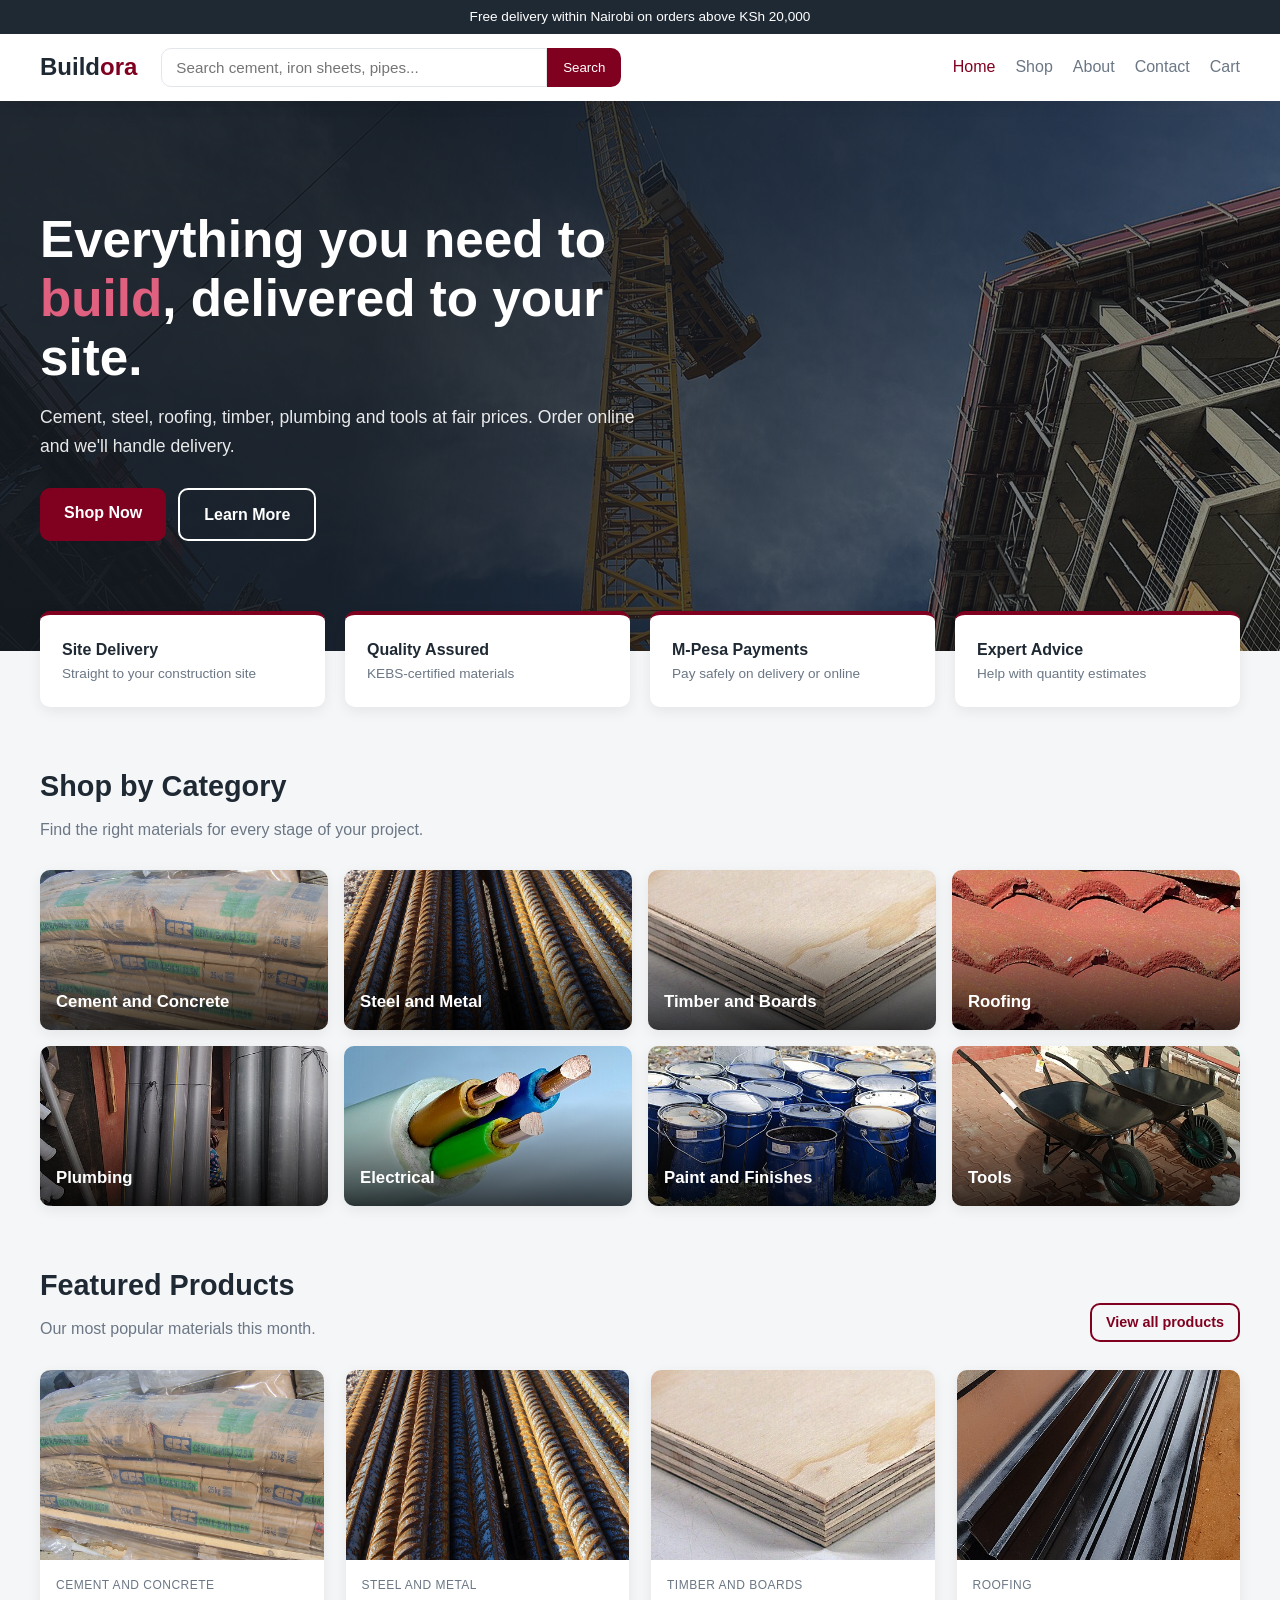
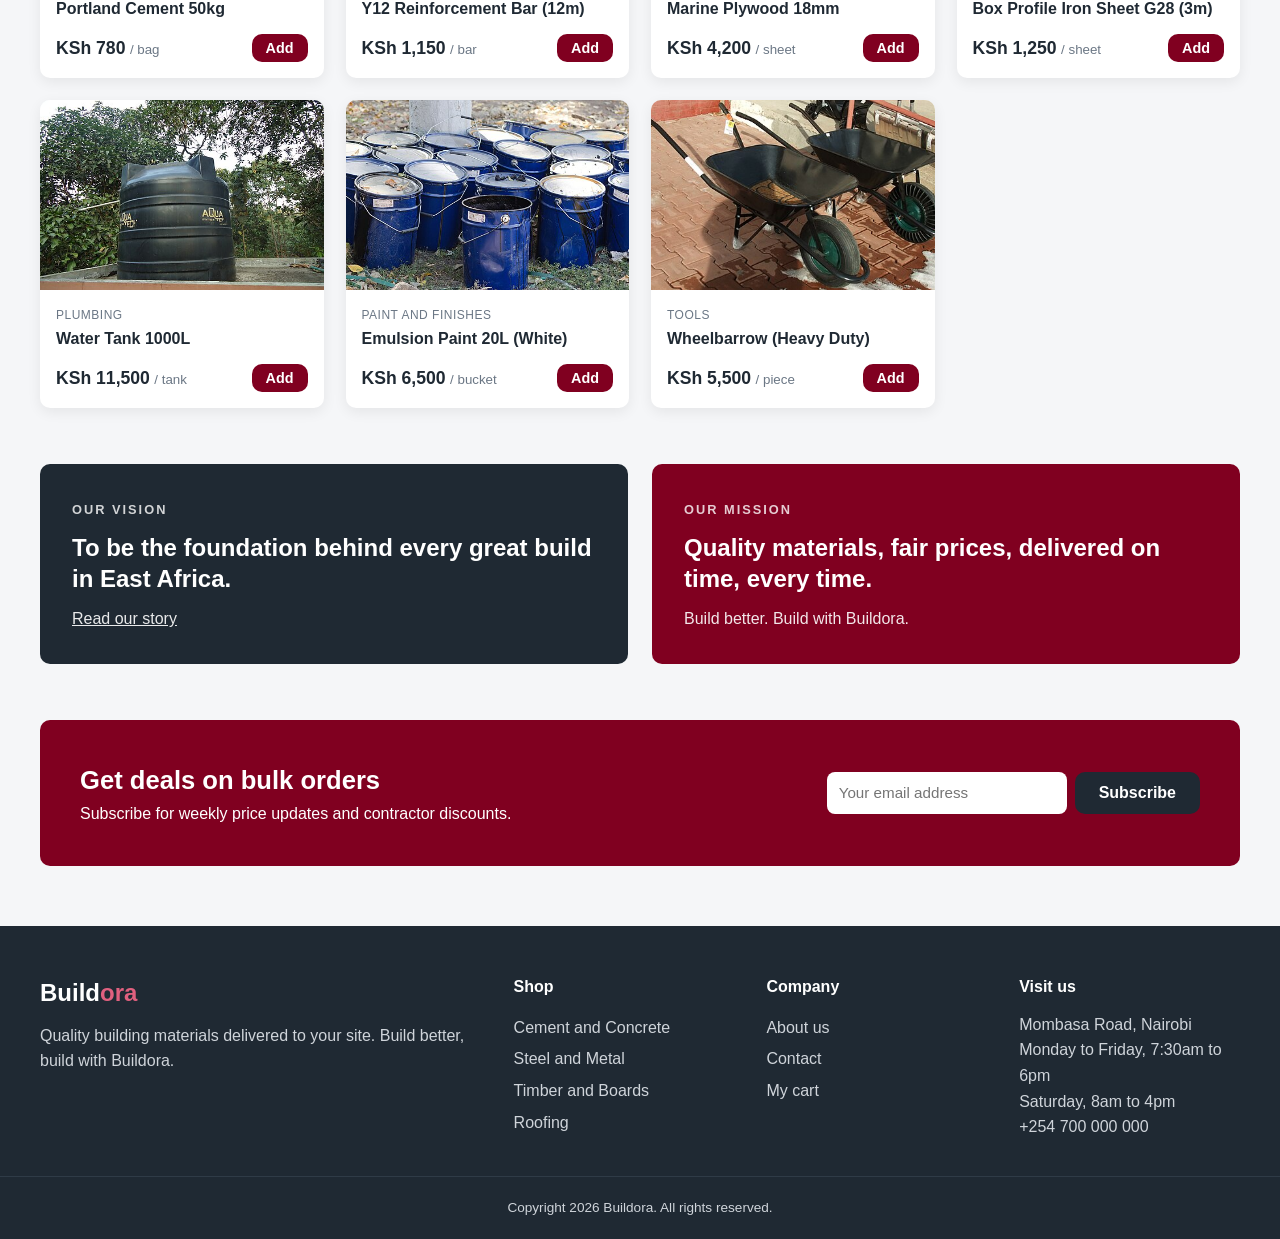
<file: index.html>
<!DOCTYPE html>
<html lang="en">
<head>
  <meta charset="UTF-8">
  <meta name="viewport" content="width=device-width, initial-scale=1.0">
  <meta name="author" content="Nanzalaa">
  <title>Buildora - Building Materials and Hardware</title>
  <link rel="stylesheet" href="css/style.css">
</head>
<body>
  <header id="site-header"></header>

  <main>
    <section class="hero">
      <div class="container hero-content">
        <h1>Everything you need to <span>build</span>, delivered to your site.</h1>
        <p>Cement, steel, roofing, timber, plumbing and tools at fair prices. Order online and we'll handle delivery.</p>
        <div class="hero-buttons">
          <a href="shop.html" class="btn">Shop Now</a>
          <a href="about.html" class="btn btn-outline">Learn More</a>
        </div>
      </div>
    </section>

    <div class="container">
      <div class="features">
        <div class="feature"><h4>Site Delivery</h4><p>Straight to your construction site</p></div>
        <div class="feature"><h4>Quality Assured</h4><p>KEBS-certified materials</p></div>
        <div class="feature"><h4>M-Pesa Payments</h4><p>Pay safely on delivery or online</p></div>
        <div class="feature"><h4>Expert Advice</h4><p>Help with quantity estimates</p></div>
      </div>
    </div>

    <section class="section container">
      <h2 class="section-title">Shop by Category</h2>
      <p class="section-sub">Find the right materials for every stage of your project.</p>
      <div class="category-grid" id="category-grid"></div>
    </section>

    <section class="section container" style="padding-top:0">
      <div class="section-head">
        <div>
          <h2 class="section-title">Featured Products</h2>
          <p class="section-sub">Our most popular materials this month.</p>
        </div>
        <a href="shop.html" class="btn btn-outline btn-sm" style="margin-bottom:28px">View all products</a>
      </div>
      <div class="product-grid" id="featured-grid"></div>
    </section>

    <section class="section container" style="padding-top:0">
      <div class="vm-grid">
        <div class="vm-card">
          <span class="label">Our Vision</span>
          <h3>To be the foundation behind every great build in East Africa.</h3>
          <p><a href="about.html" style="text-decoration:underline">Read our story</a></p>
        </div>
        <div class="vm-card mission">
          <span class="label">Our Mission</span>
          <h3>Quality materials, fair prices, delivered on time, every time.</h3>
          <p>Build better. Build with Buildora.</p>
        </div>
      </div>
    </section>

    <section class="container">
      <div class="cta">
        <div>
          <h2>Get deals on bulk orders</h2>
          <p>Subscribe for weekly price updates and contractor discounts.</p>
        </div>
        <form id="newsletter-form">
          <input type="email" placeholder="Your email address" required aria-label="Email address">
          <button class="btn btn-dark" type="submit">Subscribe</button>
        </form>
      </div>
    </section>
  </main>

  <footer id="site-footer"></footer>

  <script src="js/products.js"></script>
  <script src="js/app.js"></script>
  <script>
    document.getElementById("category-grid").innerHTML = CATEGORIES.map((c) => `
      <a href="shop.html?category=${c.id}" class="category-card">
        <img src="${productImageSrc(c.cover)}" alt="${c.name}" loading="lazy">
        <span>${c.name}</span>
      </a>`).join("");

    document.getElementById("featured-grid").innerHTML =
      PRODUCTS.filter((p) => p.featured).map(productCard).join("");

    document.getElementById("newsletter-form").addEventListener("submit", (e) => {
      e.preventDefault();
      e.target.reset();
      showToast("Thanks for subscribing!");
    });
  </script>
</body>
</html>
</file>
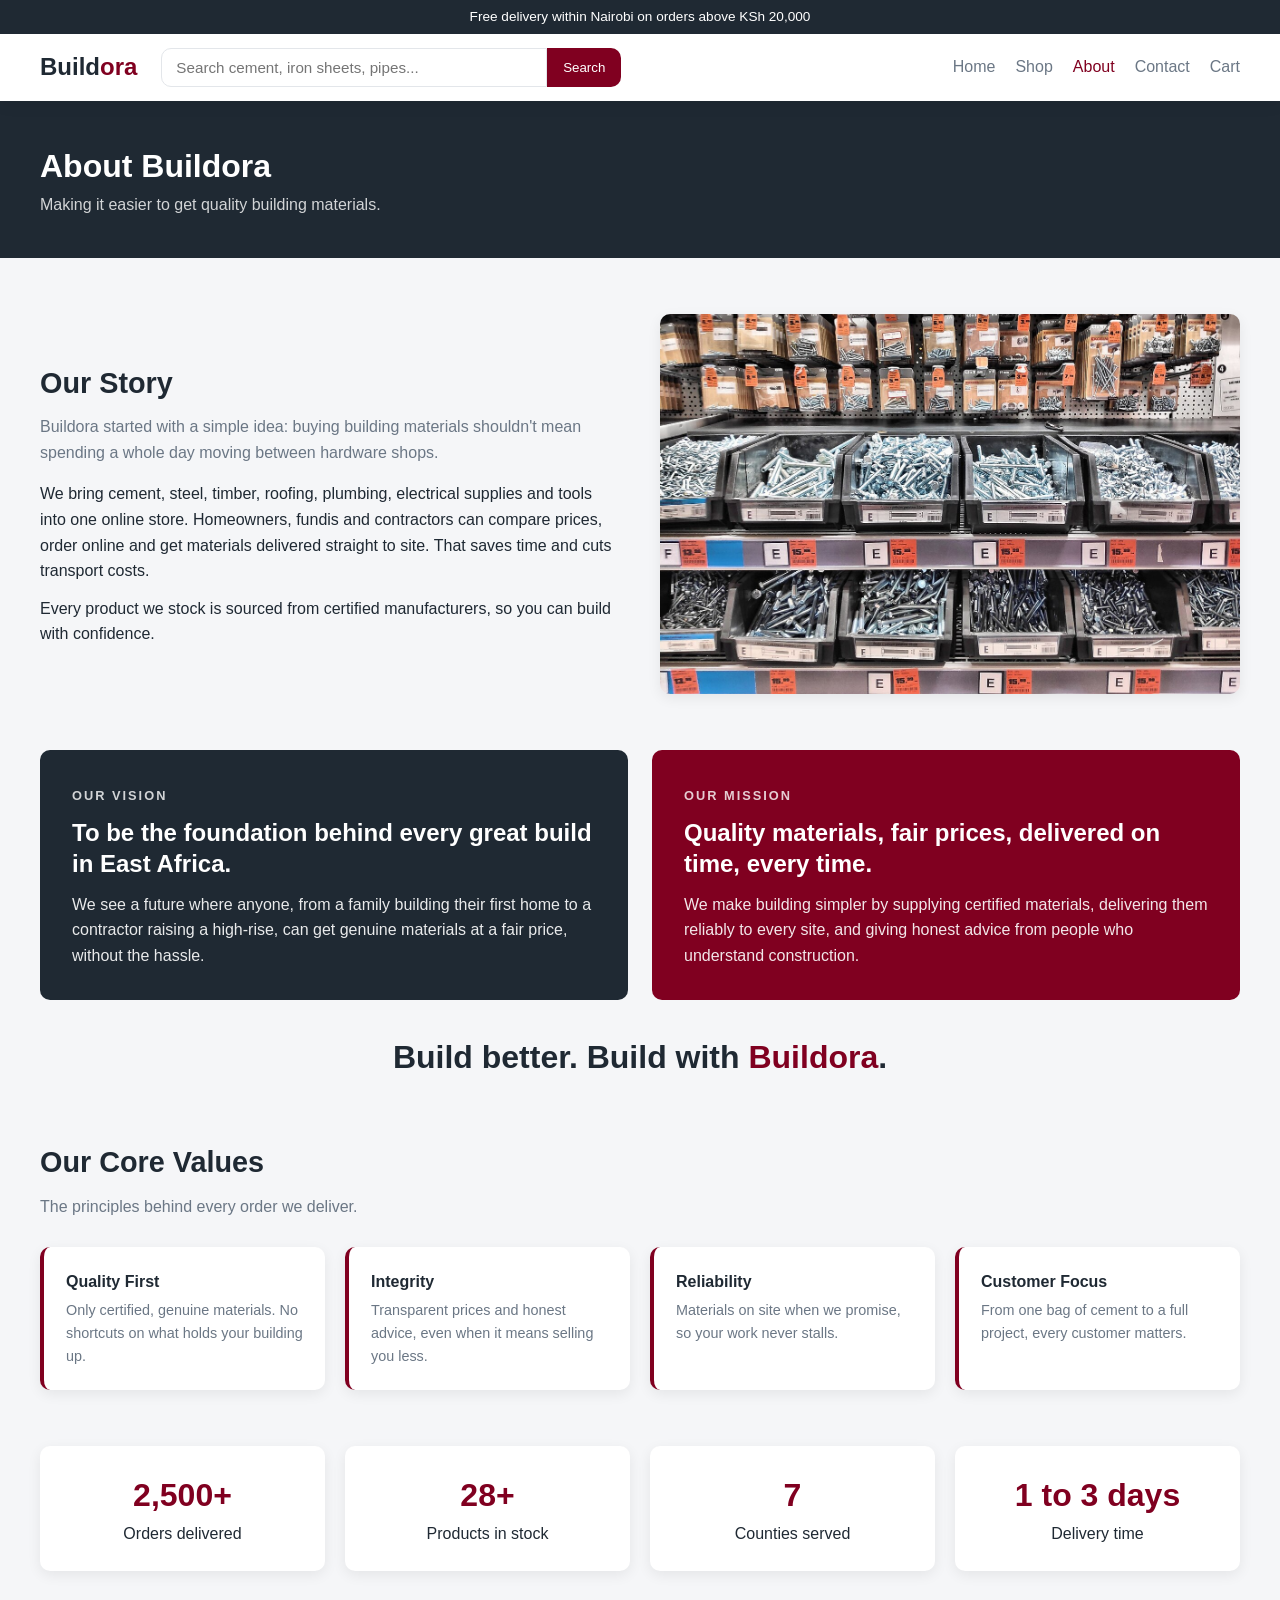
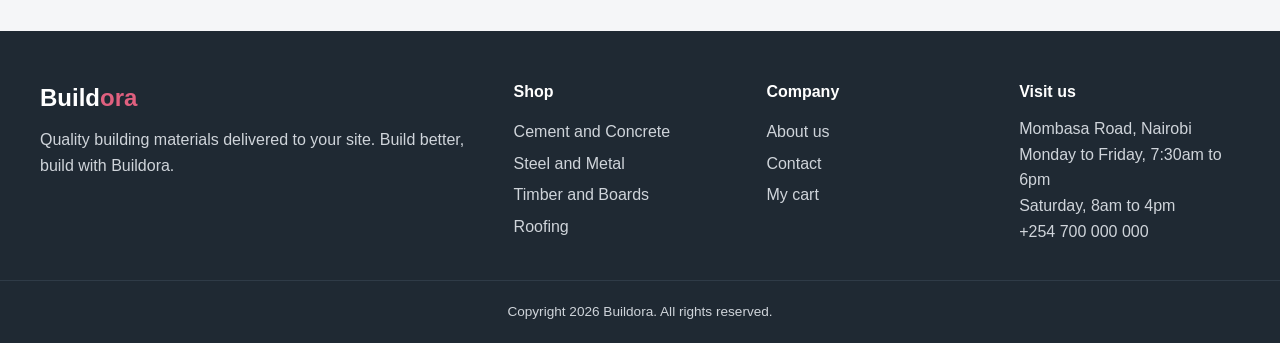
<file: about.html>
<!DOCTYPE html>
<html lang="en">
<head>
  <meta charset="UTF-8">
  <meta name="viewport" content="width=device-width, initial-scale=1.0">
  <meta name="author" content="Nanzalaa">
  <title>About Us - Buildora</title>
  <link rel="stylesheet" href="css/style.css">
</head>
<body>
  <header id="site-header"></header>

  <main>
    <div class="page-header">
      <div class="container">
        <h1>About Buildora</h1>
        <p>Making it easier to get quality building materials.</p>
      </div>
    </div>

    <section class="section container">
      <div class="two-col">
        <div>
          <h2 class="section-title">Our Story</h2>
          <p class="section-sub" style="margin-bottom:16px">
            Buildora started with a simple idea: buying building materials shouldn't mean spending a whole day moving between hardware shops.
          </p>
          <p>
            We bring cement, steel, timber, roofing, plumbing, electrical supplies and tools into one online store.
            Homeowners, fundis and contractors can compare prices, order online and get materials delivered
            straight to site. That saves time and cuts transport costs.
          </p>
          <p style="margin-top:12px">
            Every product we stock is sourced from certified manufacturers, so you can build with confidence.
          </p>
        </div>
        <img class="about-visual" src="images/about.jpg" alt="Shelves of hardware supplies in a Buildora store">
      </div>
    </section>

    <section class="container">
      <div class="vm-grid">
        <div class="vm-card">
          <span class="label">Our Vision</span>
          <h3>To be the foundation behind every great build in East Africa.</h3>
          <p>
            We see a future where anyone, from a family building their first home to a contractor raising a
            high-rise, can get genuine materials at a fair price, without the hassle.
          </p>
        </div>
        <div class="vm-card mission">
          <span class="label">Our Mission</span>
          <h3>Quality materials, fair prices, delivered on time, every time.</h3>
          <p>
            We make building simpler by supplying certified materials, delivering them reliably to every site,
            and giving honest advice from people who understand construction.
          </p>
        </div>
      </div>
      <p class="tagline">Build better. Build with <span>Buildora</span>.</p>
    </section>

    <section class="section container">
      <h2 class="section-title">Our Core Values</h2>
      <p class="section-sub">The principles behind every order we deliver.</p>
      <div class="values">
        <div class="value"><h4>Quality First</h4><p>Only certified, genuine materials. No shortcuts on what holds your building up.</p></div>
        <div class="value"><h4>Integrity</h4><p>Transparent prices and honest advice, even when it means selling you less.</p></div>
        <div class="value"><h4>Reliability</h4><p>Materials on site when we promise, so your work never stalls.</p></div>
        <div class="value"><h4>Customer Focus</h4><p>From one bag of cement to a full project, every customer matters.</p></div>
      </div>
    </section>

    <section class="container">
      <div class="stats">
        <div class="stat"><strong>2,500+</strong>Orders delivered</div>
        <div class="stat"><strong>28+</strong>Products in stock</div>
        <div class="stat"><strong>7</strong>Counties served</div>
        <div class="stat"><strong>1 to 3 days</strong>Delivery time</div>
      </div>
    </section>
  </main>

  <footer id="site-footer"></footer>

  <script src="js/products.js"></script>
  <script src="js/app.js"></script>
</body>
</html>
</file>
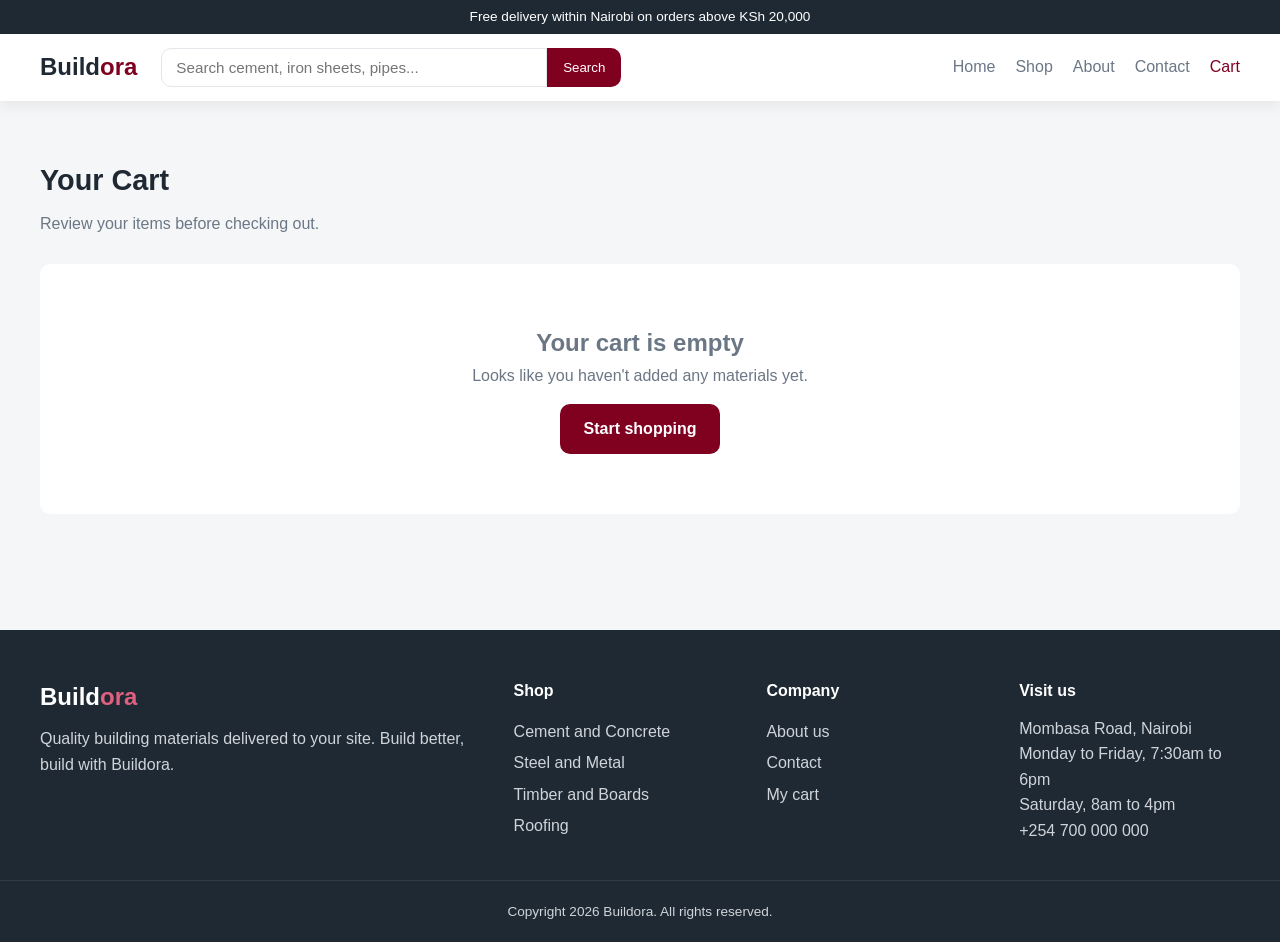
<file: cart.html>
<!DOCTYPE html>
<html lang="en">
<head>
  <meta charset="UTF-8">
  <meta name="viewport" content="width=device-width, initial-scale=1.0">
  <meta name="author" content="Nanzalaa">
  <title>Your Cart - Buildora</title>
  <link rel="stylesheet" href="css/style.css">
</head>
<body>
  <header id="site-header"></header>

  <main class="section container">
    <h1 class="section-title">Your Cart</h1>
    <p class="section-sub">Review your items before checking out.</p>
    <div id="cart-content"></div>
  </main>

  <footer id="site-footer"></footer>

  <script src="js/products.js"></script>
  <script src="js/app.js"></script>
  <script>
    function renderCart() {
      const { items, subtotal, delivery, total, count } = getCartSummary();
      const content = document.getElementById("cart-content");

      if (items.length === 0) {
        content.innerHTML = `
          <div class="empty-state">
            <h2>Your cart is empty</h2>
            <p>Looks like you haven't added any materials yet.</p>
            <a href="shop.html" class="btn">Start shopping</a>
          </div>`;
        return;
      }

      content.innerHTML = `
        <div class="cart-layout">
          <div class="cart-items">
            ${items.map((item) => `
              <div class="cart-item">
                ${productImage(item, "small")}
                <div class="cart-item-info">
                  <a href="product.html?id=${item.id}">${escapeHTML(item.name)}</a>
                  <small>${formatPrice(item.price)} / ${item.unit}</small>
                  <button class="btn-link" onclick="removeItem(${item.id})">Remove</button>
                </div>
                <input type="number" class="qty-input" value="${item.qty}" min="1" max="${item.stock}"
                       onchange="changeQty(${item.id}, parseInt(this.value) || 1)" aria-label="Quantity">
                <div class="cart-item-total">${formatPrice(item.price * item.qty)}</div>
              </div>`).join("")}
          </div>

          <aside class="summary">
            <h3>Order Summary</h3>
            <div class="summary-row"><span>Items (${count})</span><span>${formatPrice(subtotal)}</span></div>
            <div class="summary-row"><span>Delivery</span><span>${delivery === 0 ? "FREE" : formatPrice(delivery)}</span></div>
            <div class="summary-row total"><span>Total</span><span>${formatPrice(total)}</span></div>
            <p class="note">${delivery === 0
              ? "You qualify for free delivery!"
              : `Add ${formatPrice(FREE_DELIVERY_OVER - subtotal)} more for free delivery.`}</p>
            <a href="checkout.html" class="btn btn-block" style="text-align:center">Proceed to Checkout</a>
            <a href="shop.html" class="btn btn-outline btn-block" style="text-align:center">Continue Shopping</a>
            <button class="btn-link" style="margin-top:12px" onclick="emptyCart()">Clear cart</button>
          </aside>
        </div>`;
    }

    function changeQty(id, qty) {
      const product = getProduct(id);
      if (qty > product.stock) showToast(`Only ${product.stock} in stock`, "error");
      updateQty(id, qty);
      renderCart();
    }

    function removeItem(id) {
      removeFromCart(id);
      showToast("Item removed");
      renderCart();
    }

    function emptyCart() {
      if (confirm("Remove all items from your cart?")) {
        clearCart();
        renderCart();
      }
    }

    renderCart();
  </script>
</body>
</html>
</file>
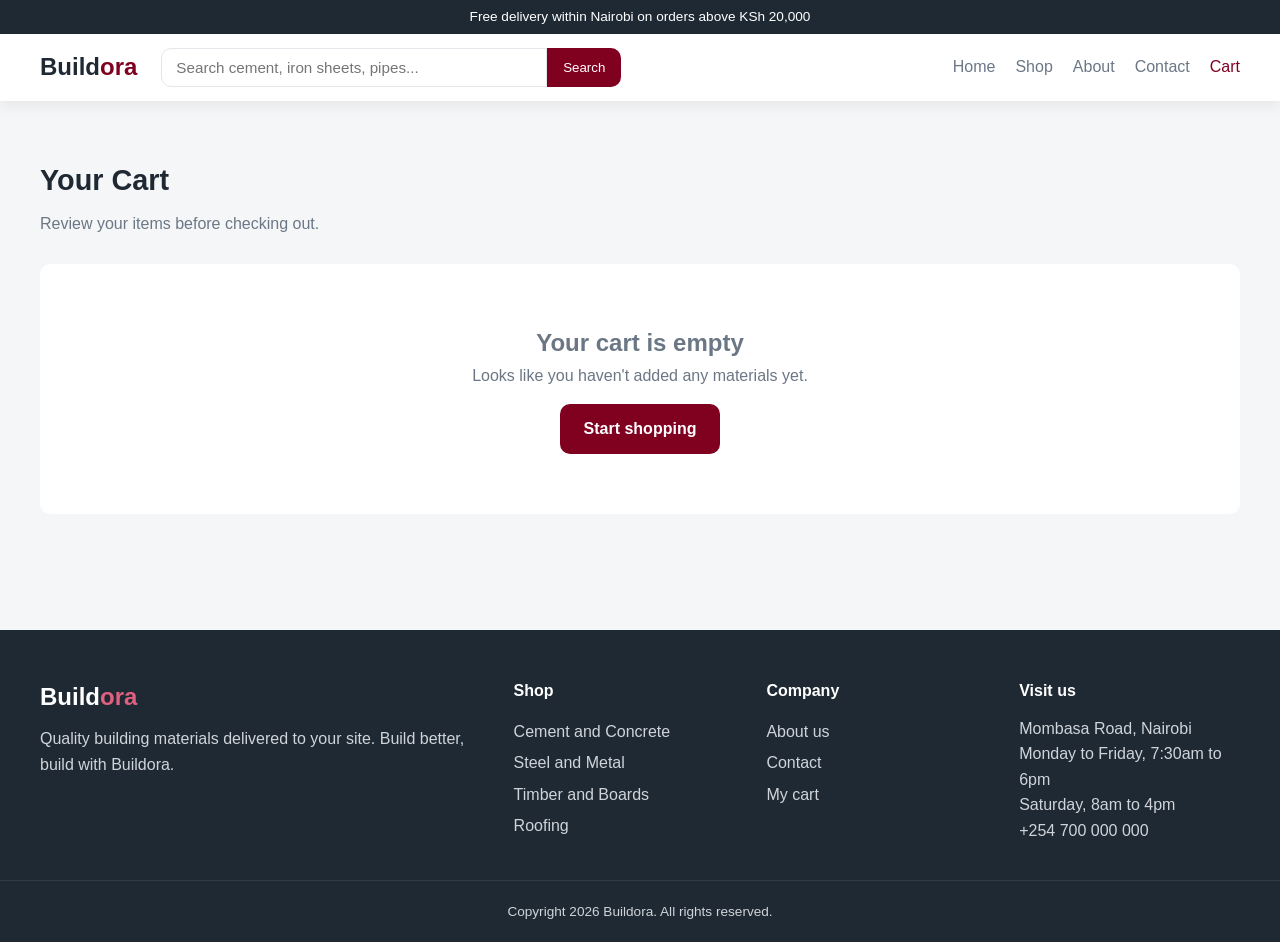
<file: checkout.html>
<!DOCTYPE html>
<html lang="en">
<head>
  <meta charset="UTF-8">
  <meta name="viewport" content="width=device-width, initial-scale=1.0">
  <meta name="author" content="Nanzalaa">
  <title>Checkout - Buildora</title>
  <link rel="stylesheet" href="css/style.css">
</head>
<body>
  <header id="site-header"></header>

  <main class="section container" id="checkout-page">
    <h1 class="section-title">Checkout</h1>
    <p class="section-sub">Tell us where to deliver your materials.</p>

    <div class="cart-layout">
      <form class="checkout-card" id="checkout-form" novalidate>
        <h3>1. Contact details</h3>
        <div class="form-row">
          <div class="form-group">
            <label for="name">Full name</label>
            <input id="name" name="name" placeholder="Jane Wanjiku">
            <span class="error-msg"></span>
          </div>
          <div class="form-group">
            <label for="phone">Phone number</label>
            <input id="phone" name="phone" placeholder="07XX XXX XXX">
            <span class="error-msg"></span>
          </div>
        </div>
        <div class="form-group">
          <label for="email">Email</label>
          <input id="email" name="email" type="email" placeholder="you@example.com">
          <span class="error-msg"></span>
        </div>

        <h3>2. Delivery address</h3>
        <div class="form-row">
          <div class="form-group">
            <label for="county">County</label>
            <select id="county" name="county">
              <option value="">Select county</option>
              <option>Nairobi</option>
              <option>Kiambu</option>
              <option>Machakos</option>
              <option>Kajiado</option>
              <option>Nakuru</option>
              <option>Mombasa</option>
              <option>Kisumu</option>
            </select>
            <span class="error-msg"></span>
          </div>
          <div class="form-group">
            <label for="town">Town / Area</label>
            <input id="town" name="town" placeholder="e.g. Kitengela">
            <span class="error-msg"></span>
          </div>
        </div>
        <div class="form-group">
          <label for="address">Site directions</label>
          <textarea id="address" name="address" rows="3" placeholder="Landmarks, road name, plot number..."></textarea>
          <span class="error-msg"></span>
        </div>

        <h3>3. Payment method</h3>
        <div class="payment-options">
          <label class="payment-option">
            <input type="radio" name="payment" value="M-Pesa" checked>
            <div><strong>M-Pesa</strong><br><small>You'll receive an STK push on your phone</small></div>
          </label>
          <label class="payment-option">
            <input type="radio" name="payment" value="Cash on Delivery">
            <div><strong>Cash on Delivery</strong><br><small>Pay when materials arrive on site</small></div>
          </label>
          <label class="payment-option">
            <input type="radio" name="payment" value="Bank Transfer">
            <div><strong>Bank Transfer</strong><br><small>Details sent to your email</small></div>
          </label>
        </div>

        <button type="submit" class="btn btn-block">Place Order</button>
      </form>

      <aside class="summary" id="order-summary"></aside>
    </div>
  </main>

  <footer id="site-footer"></footer>

  <script src="js/products.js"></script>
  <script src="js/app.js"></script>
  <script>
    const summary = getCartSummary();

    if (summary.items.length === 0) location.href = "cart.html";

    document.getElementById("order-summary").innerHTML = `
      <h3>Your Order</h3>
      ${summary.items.map((i) => `
        <div class="mini-item"><span>${escapeHTML(i.name)} (Qty: ${i.qty})</span><span>${formatPrice(i.price * i.qty)}</span></div>`).join("")}
      <div class="summary-row" style="margin-top:10px"><span>Subtotal</span><span>${formatPrice(summary.subtotal)}</span></div>
      <div class="summary-row"><span>Delivery</span><span>${summary.delivery === 0 ? "FREE" : formatPrice(summary.delivery)}</span></div>
      <div class="summary-row total"><span>Total</span><span>${formatPrice(summary.total)}</span></div>
      <a href="cart.html" class="btn-link" style="color:var(--primary)">Edit cart</a>`;

    // Form validation
    const rules = {
      name: (v) => v.trim().length >= 3 || "Please enter your full name",
      phone: (v) => /^(?:\+?254|0)[17]\d{8}$/.test(v.replace(/\s/g, "")) || "Enter a valid Kenyan phone number",
      email: (v) => /^[^\s@]+@[^\s@]+\.[^\s@]+$/.test(v) || "Enter a valid email address",
      county: (v) => v !== "" || "Please select a county",
      town: (v) => v.trim() !== "" || "Please enter your town or area",
      address: (v) => v.trim().length >= 10 || "Give us a bit more detail so the driver can find you",
    };

    function validateField(input) {
      const result = rules[input.name](input.value);
      const errorEl = input.parentElement.querySelector(".error-msg");
      const ok = result === true;
      input.classList.toggle("input-error", !ok);
      errorEl.textContent = ok ? "" : result;
      return ok;
    }

    const form = document.getElementById("checkout-form");
    Object.keys(rules).forEach((name) => {
      form.elements[name].addEventListener("blur", (e) => validateField(e.target));
    });

    form.addEventListener("submit", (e) => {
      e.preventDefault();
      const allValid = Object.keys(rules).map((n) => validateField(form.elements[n])).every(Boolean);
      if (!allValid) {
        showToast("Please fix the highlighted fields", "error");
        return;
      }

      const data = Object.fromEntries(new FormData(form));
      const order = {
        id: "BLD-" + Date.now().toString().slice(-6),
        date: new Date().toISOString(),
        customer: data,
        items: summary.items.map(({ id, name, price, qty }) => ({ id, name, price, qty })),
        total: summary.total,
      };

      // Save the order
      const orders = JSON.parse(localStorage.getItem(ORDERS_KEY) || "[]");
      orders.push(order);
      localStorage.setItem(ORDERS_KEY, JSON.stringify(orders));
      clearCart();

      document.getElementById("checkout-page").innerHTML = `
        <div class="success-box">
          <h2>Order placed successfully!</h2>
          <p>Thank you, ${escapeHTML(data.name.split(" ")[0])}. Your order has been received.</p>
          <div class="order-id">Order #${order.id}</div>
          <p>Total: <strong>${formatPrice(order.total)}</strong> via ${escapeHTML(data.payment)}</p>
          <p style="color:var(--gray); margin:12px 0 24px">
            We'll call you on ${escapeHTML(data.phone)} to confirm the delivery time to ${escapeHTML(data.town)}, ${escapeHTML(data.county)}.
          </p>
          <a href="shop.html" class="btn">Continue Shopping</a>
        </div>`;
      window.scrollTo(0, 0);
    });
  </script>
</body>
</html>
</file>
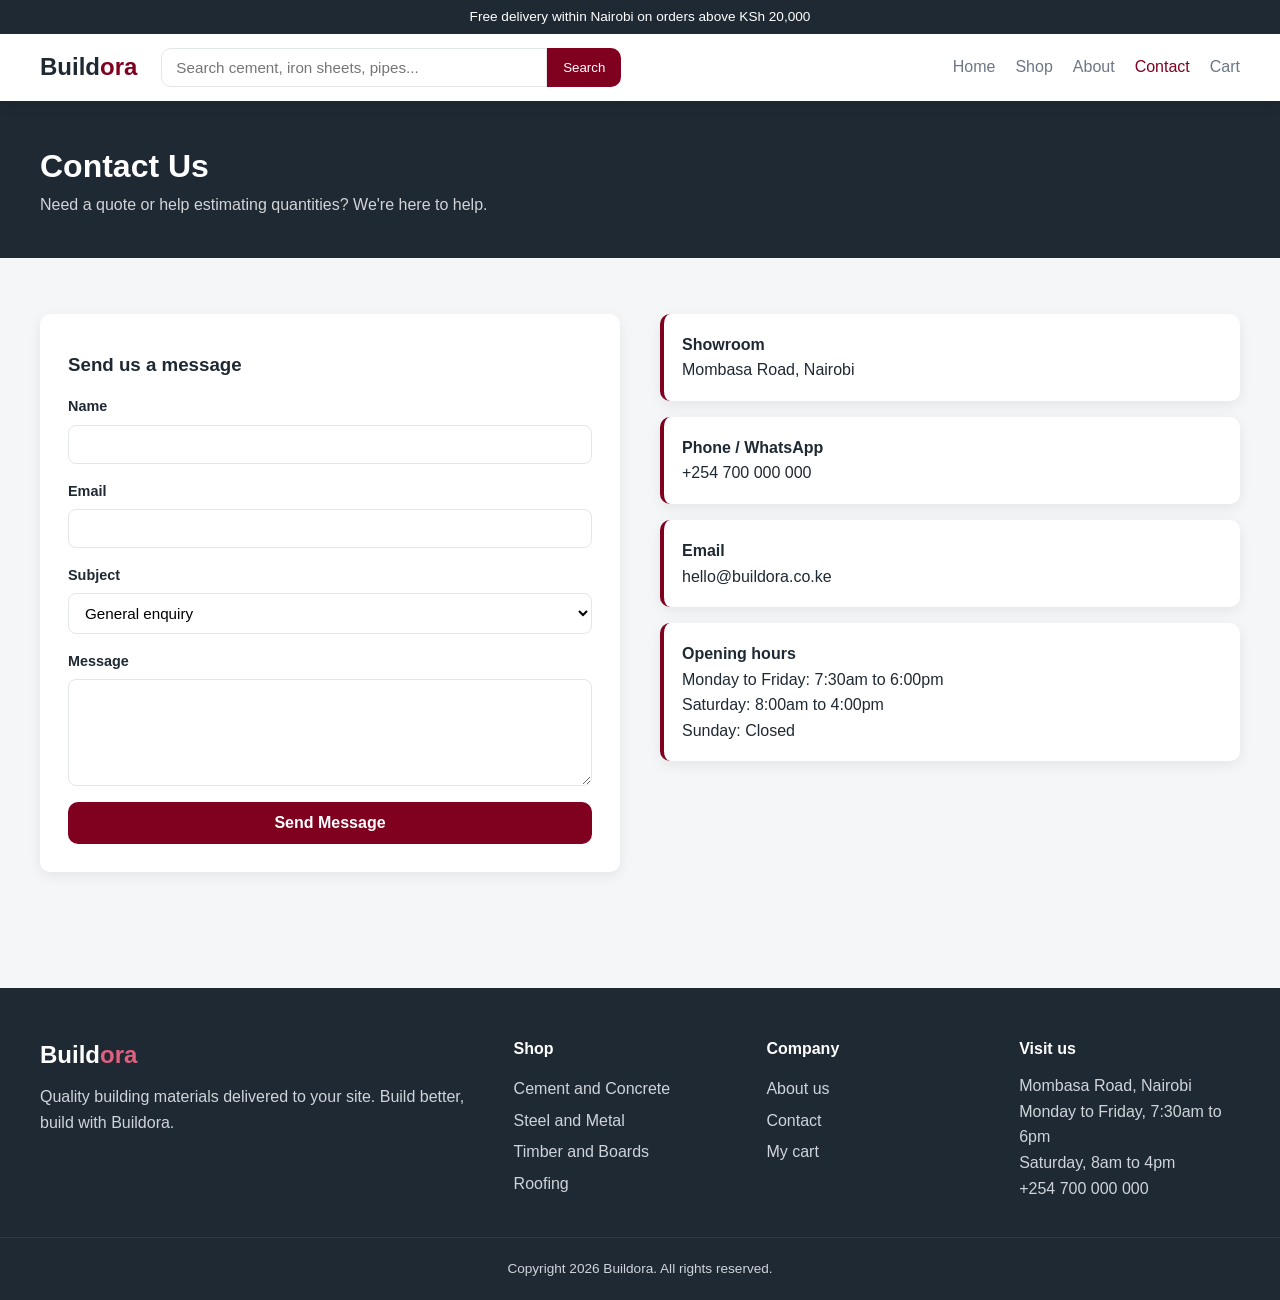
<file: contact.html>
<!DOCTYPE html>
<html lang="en">
<head>
  <meta charset="UTF-8">
  <meta name="viewport" content="width=device-width, initial-scale=1.0">
  <meta name="author" content="Nanzalaa">
  <title>Contact - Buildora</title>
  <link rel="stylesheet" href="css/style.css">
</head>
<body>
  <header id="site-header"></header>

  <main>
    <div class="page-header">
      <div class="container">
        <h1>Contact Us</h1>
        <p>Need a quote or help estimating quantities? We're here to help.</p>
      </div>
    </div>

    <section class="section container">
      <div class="two-col" style="align-items:start">
        <form class="checkout-card" id="contact-form">
          <h3>Send us a message</h3>
          <div class="form-group">
            <label for="c-name">Name</label>
            <input id="c-name" required>
          </div>
          <div class="form-group">
            <label for="c-email">Email</label>
            <input id="c-email" type="email" required>
          </div>
          <div class="form-group">
            <label for="c-subject">Subject</label>
            <select id="c-subject">
              <option>General enquiry</option>
              <option>Request a quote</option>
              <option>Order support</option>
              <option>Contractor account</option>
            </select>
          </div>
          <div class="form-group">
            <label for="c-message">Message</label>
            <textarea id="c-message" rows="5" required></textarea>
          </div>
          <button class="btn btn-block" type="submit">Send Message</button>
        </form>

        <div class="contact-info">
          <div><strong>Showroom</strong><p>Mombasa Road, Nairobi</p></div>
          <div><strong>Phone / WhatsApp</strong><p>+254 700 000 000</p></div>
          <div><strong>Email</strong><p>hello@buildora.co.ke</p></div>
          <div><strong>Opening hours</strong><p>Monday to Friday: 7:30am to 6:00pm<br>Saturday: 8:00am to 4:00pm<br>Sunday: Closed</p></div>
        </div>
      </div>
    </section>
  </main>

  <footer id="site-footer"></footer>

  <script src="js/products.js"></script>
  <script src="js/app.js"></script>
  <script>
    document.getElementById("contact-form").addEventListener("submit", (e) => {
      e.preventDefault();
      e.target.reset();
      showToast("Message sent! We'll get back to you within 24 hours.");
    });
  </script>
</body>
</html>
</file>
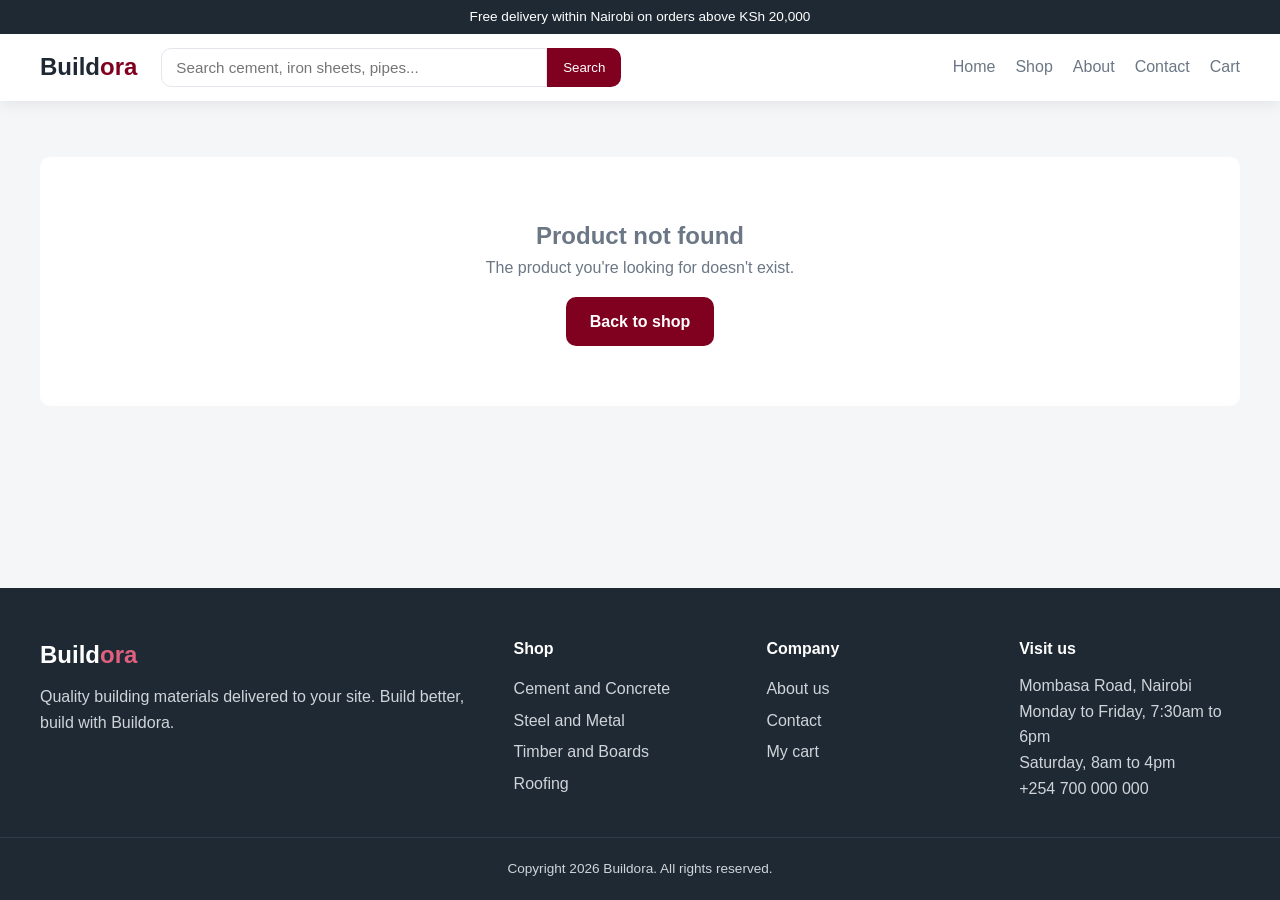
<file: product.html>
<!DOCTYPE html>
<html lang="en">
<head>
  <meta charset="UTF-8">
  <meta name="viewport" content="width=device-width, initial-scale=1.0">
  <meta name="author" content="Nanzalaa">
  <title>Product - Buildora</title>
  <link rel="stylesheet" href="css/style.css">
</head>
<body>
  <header id="site-header"></header>

  <main class="section container" id="product-page"></main>

  <footer id="site-footer"></footer>

  <script src="js/products.js"></script>
  <script src="js/app.js"></script>
  <script>
    const id = new URLSearchParams(location.search).get("id");
    const product = getProduct(id);
    const page = document.getElementById("product-page");

    if (!product) {
      page.innerHTML = `
        <div class="empty-state">
          <h2>Product not found</h2>
          <p>The product you're looking for doesn't exist.</p>
          <a href="shop.html" class="btn">Back to shop</a>
        </div>`;
    } else {
      const cat = getCategory(product.category);
      document.title = `${product.name} - Buildora`;
      const stockLabel = product.stock > 50
        ? `<span class="stock in">In stock</span>`
        : `<span class="stock low">Only ${product.stock} left</span>`;

      page.innerHTML = `
        <div class="breadcrumb">
          <a href="index.html">Home</a> / <a href="shop.html">Shop</a> /
          <a href="shop.html?category=${cat.id}">${cat.name}</a> / ${escapeHTML(product.name)}
        </div>

        <div class="product-detail">
          ${productImage(product, "large")}
          <div>
            <span class="product-cat">${cat.name}</span>
            <h1>${escapeHTML(product.name)}</h1>
            <p style="margin-top:12px">
              <span class="price">${formatPrice(product.price)}</span>
              <span class="unit">per ${product.unit}</span>
            </p>
            <p class="desc">${escapeHTML(product.description)}</p>
            ${stockLabel}

            <div class="buy-row">
              <label>Quantity
                <input type="number" id="qty" class="qty-input" value="1" min="1" max="${product.stock}">
              </label>
              <button class="btn" id="add-btn">Add to Cart</button>
              <button class="btn btn-dark" id="buy-btn">Buy Now</button>
            </div>

            <ul class="spec-list">
              <li><span>Product code</span><span>BLD-${String(product.id).padStart(4, "0")}</span></li>
              <li><span>Sold per</span><span>${product.unit}</span></li>
              <li><span>Available</span><span>${product.stock} units</span></li>
              <li><span>Delivery</span><span>1 to 3 business days</span></li>
            </ul>
          </div>
        </div>

        <h2 class="section-title" style="margin-top:56px">Related Products</h2>
        <p class="section-sub">More from ${cat.name}</p>
        <div class="product-grid" id="related"></div>`;

      const qtyInput = document.getElementById("qty");
      const getQty = () => Math.max(1, Math.min(product.stock, parseInt(qtyInput.value) || 1));

      qtyInput.onchange = () => (qtyInput.value = getQty());

      document.getElementById("add-btn").onclick = () => addToCart(product.id, getQty());
      document.getElementById("buy-btn").onclick = () => {
        addToCart(product.id, getQty());
        location.href = "cart.html";
      };

      const related = PRODUCTS.filter((p) => p.category === product.category && p.id !== product.id).slice(0, 4);
      document.getElementById("related").innerHTML = related.map(productCard).join("");
    }
  </script>
</body>
</html>
</file>
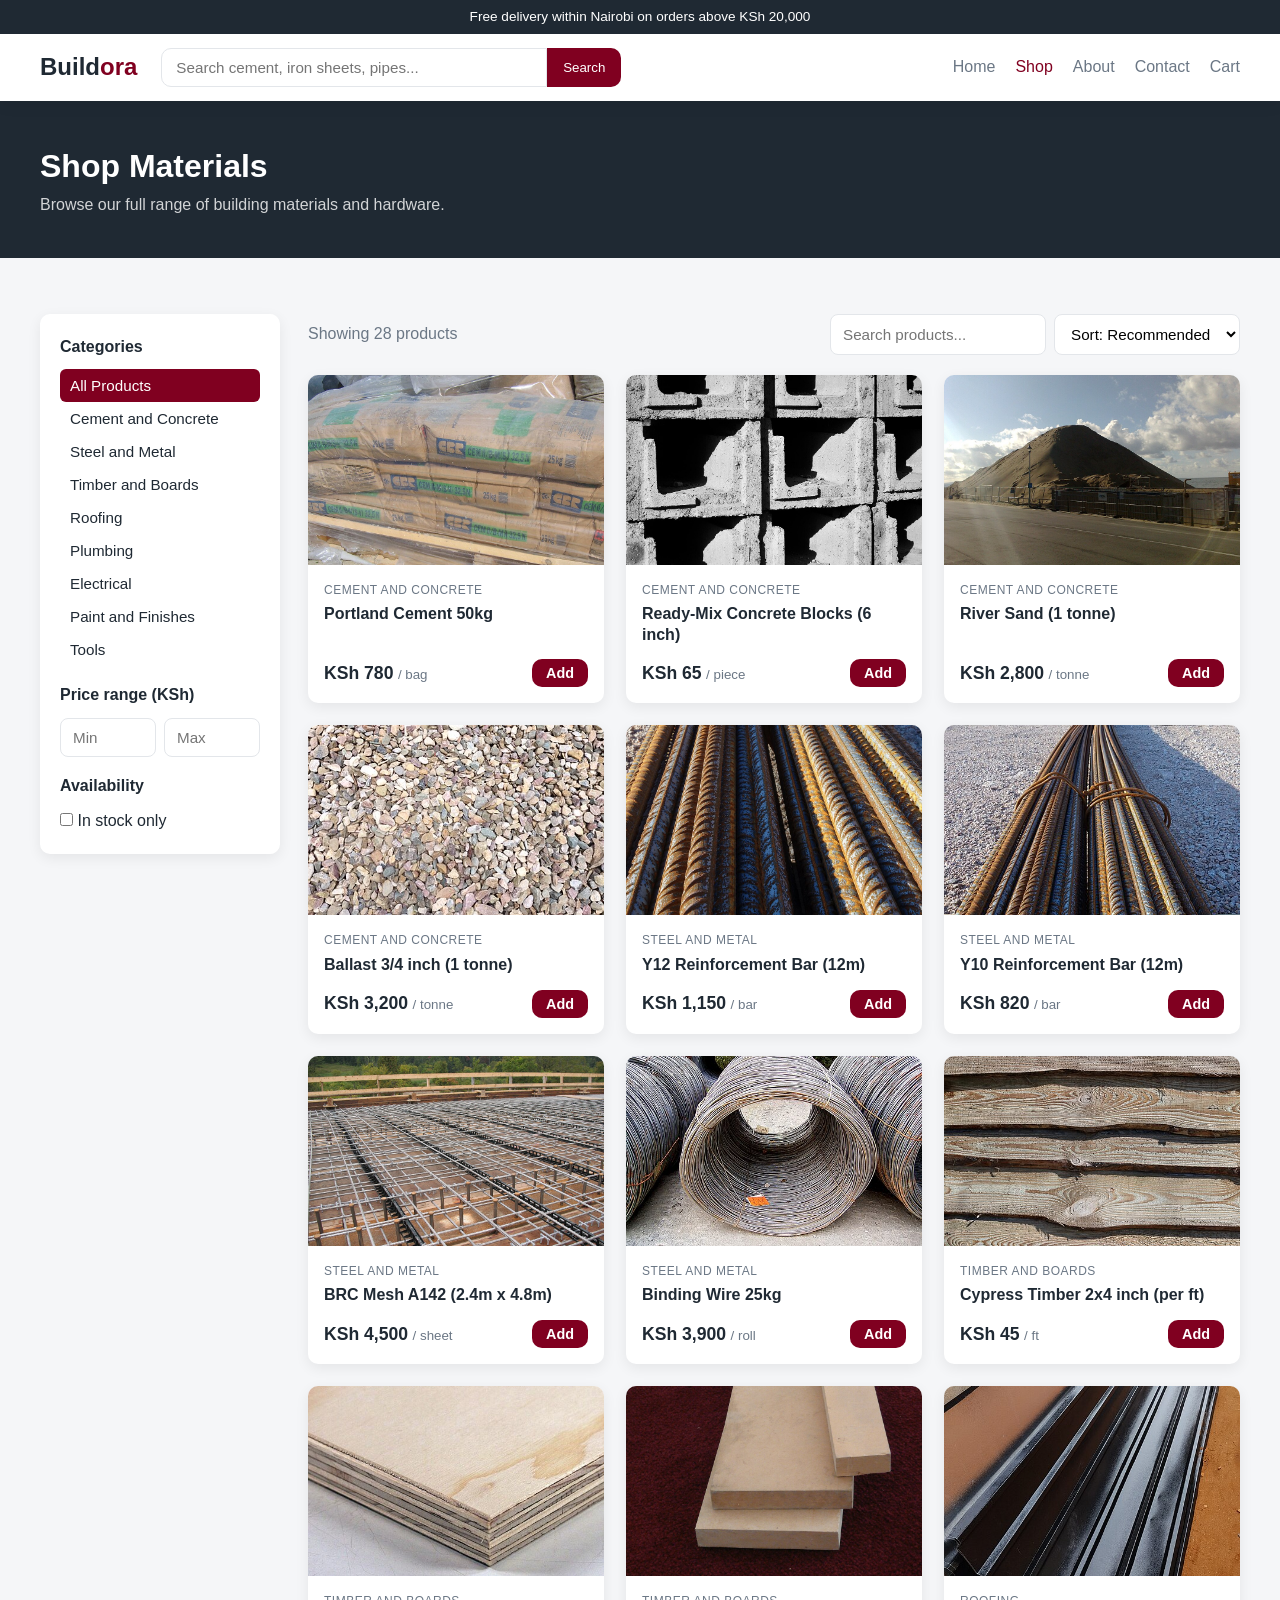
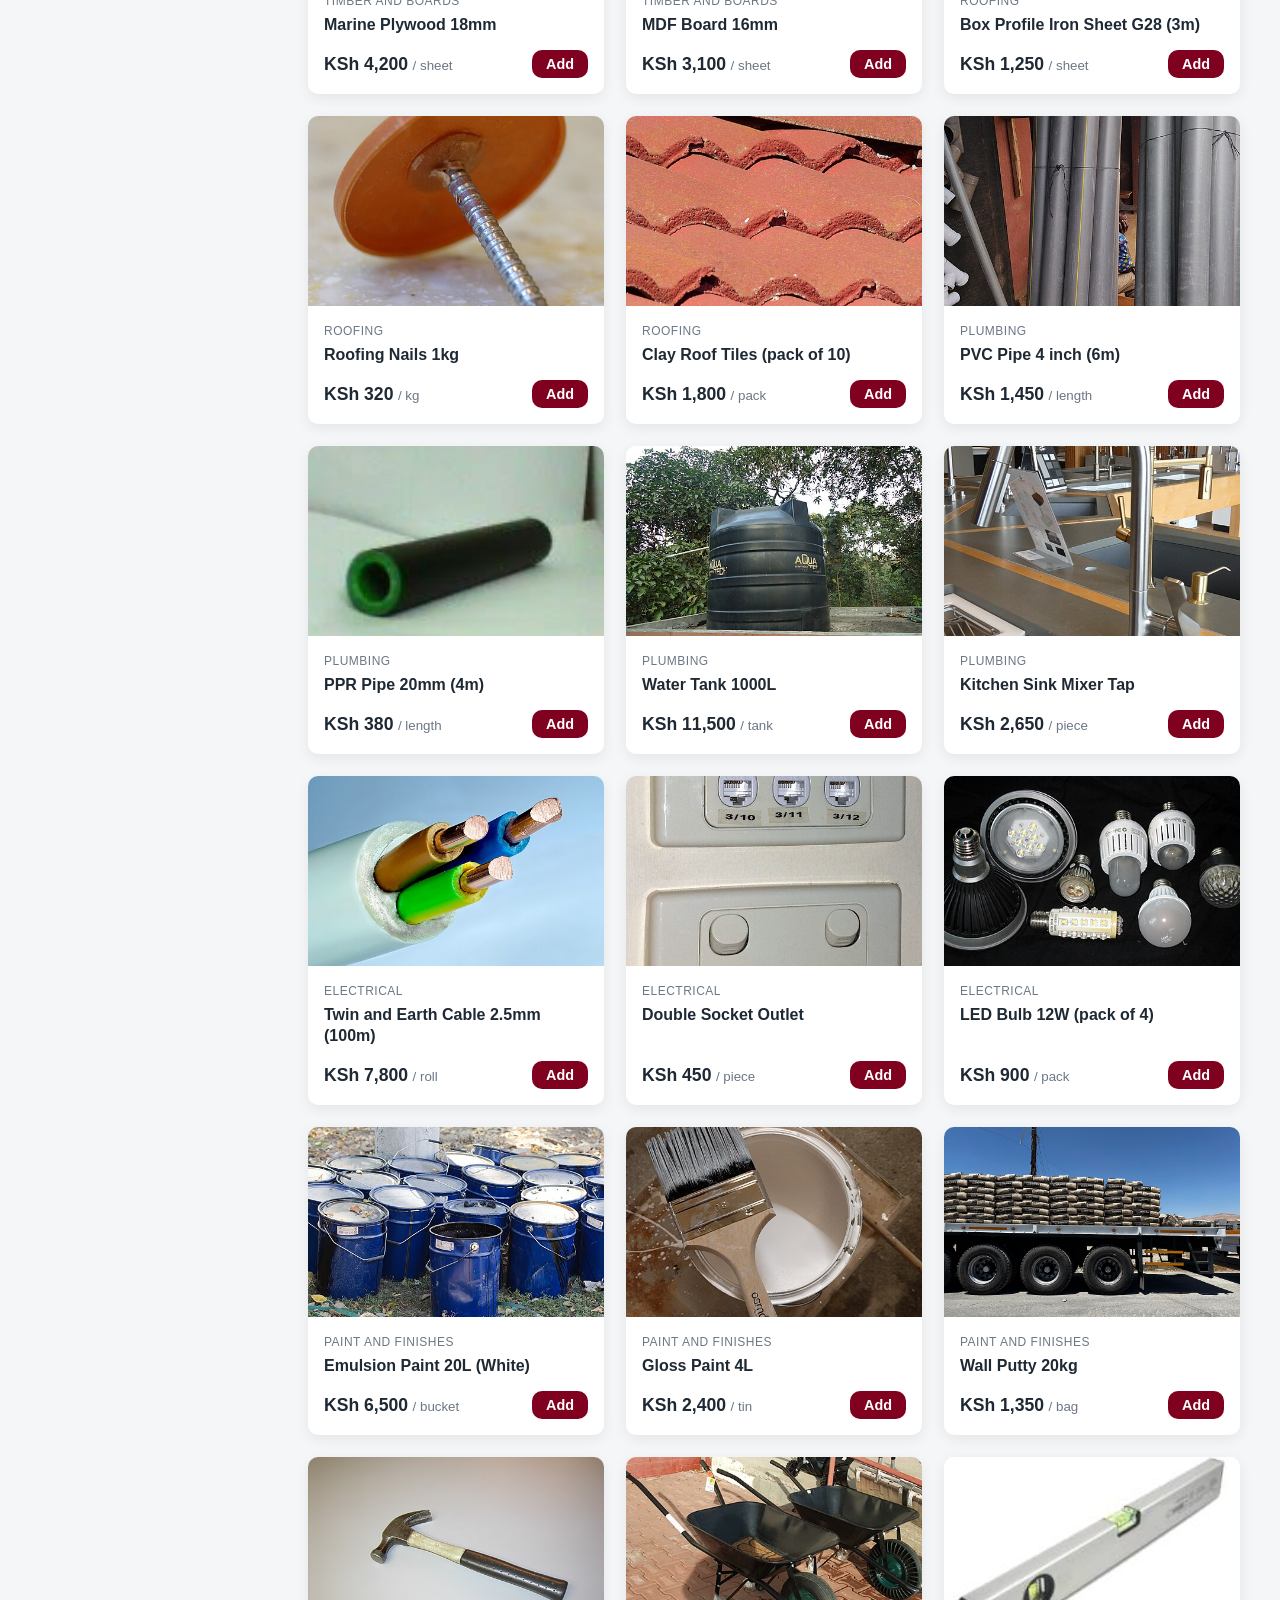
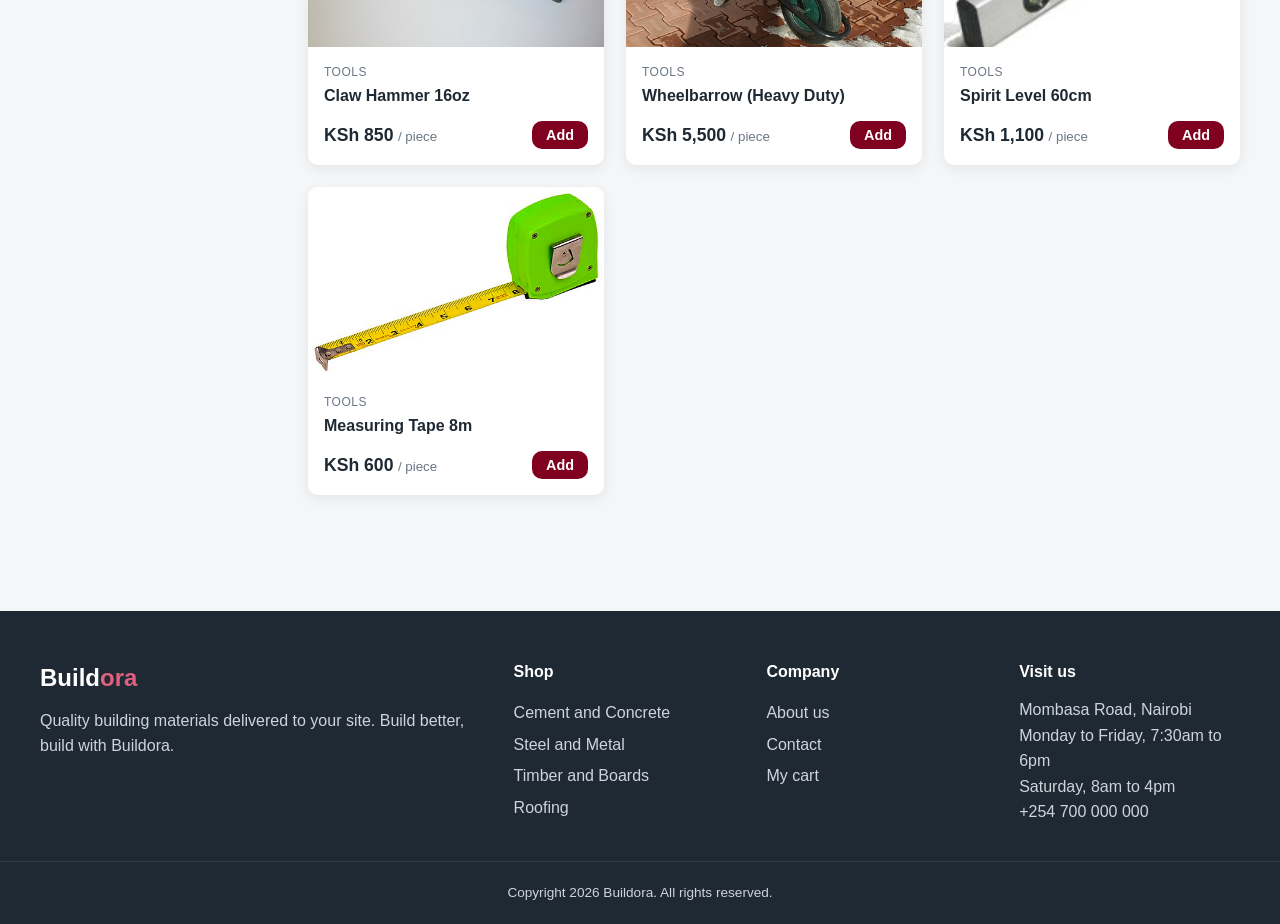
<file: shop.html>
<!DOCTYPE html>
<html lang="en">
<head>
  <meta charset="UTF-8">
  <meta name="viewport" content="width=device-width, initial-scale=1.0">
  <meta name="author" content="Nanzalaa">
  <title>Shop - Buildora</title>
  <link rel="stylesheet" href="css/style.css">
</head>
<body>
  <header id="site-header"></header>

  <main>
    <div class="page-header">
      <div class="container">
        <h1>Shop Materials</h1>
        <p>Browse our full range of building materials and hardware.</p>
      </div>
    </div>

    <section class="section container">
      <div class="shop-layout">
        <aside class="sidebar">
          <h3>Categories</h3>
          <ul class="filter-list" id="category-filters"></ul>

          <h3>Price range (KSh)</h3>
          <div class="price-inputs">
            <input type="number" id="min-price" placeholder="Min" min="0">
            <input type="number" id="max-price" placeholder="Max" min="0">
          </div>

          <h3>Availability</h3>
          <label><input type="checkbox" id="in-stock"> In stock only</label>
        </aside>

        <div>
          <div class="shop-toolbar">
            <span class="result-count" id="result-count"></span>
            <div style="display:flex; gap:8px; flex-wrap:wrap">
              <input type="search" id="search" placeholder="Search products..." aria-label="Search products">
              <select id="sort" aria-label="Sort products">
                <option value="default">Sort: Recommended</option>
                <option value="price-asc">Price: Low to High</option>
                <option value="price-desc">Price: High to Low</option>
                <option value="name">Name: A to Z</option>
              </select>
            </div>
          </div>
          <div class="product-grid" id="product-grid"></div>
        </div>
      </div>
    </section>
  </main>

  <footer id="site-footer"></footer>

  <script src="js/products.js"></script>
  <script src="js/app.js"></script>
  <script>
    const params = new URLSearchParams(location.search);
    const state = {
      category: params.get("category") || "all",
      search: params.get("q") || "",
      sort: "default",
      min: null,
      max: null,
      inStock: false,
    };

    const searchInput = document.getElementById("search");
    searchInput.value = state.search;

    function renderCategoryFilters() {
      const all = [{ id: "all", name: "All Products" }, ...CATEGORIES];
      document.getElementById("category-filters").innerHTML = all.map((c) => `
        <li><button class="${state.category === c.id ? "active" : ""}" data-cat="${c.id}">${c.name}</button></li>`).join("");
    }

    function getFilteredProducts() {
      const term = state.search.trim().toLowerCase();
      let list = PRODUCTS.filter((p) => {
        if (state.category !== "all" && p.category !== state.category) return false;
        if (term && !(p.name.toLowerCase().includes(term) || p.description.toLowerCase().includes(term))) return false;
        if (state.min !== null && p.price < state.min) return false;
        if (state.max !== null && p.price > state.max) return false;
        if (state.inStock && p.stock <= 0) return false;
        return true;
      });

      const sorters = {
        "price-asc": (a, b) => a.price - b.price,
        "price-desc": (a, b) => b.price - a.price,
        name: (a, b) => a.name.localeCompare(b.name),
      };
      if (sorters[state.sort]) list = [...list].sort(sorters[state.sort]);
      return list;
    }

    function renderProducts() {
      const list = getFilteredProducts();
      document.getElementById("result-count").textContent =
        `Showing ${list.length} product${list.length === 1 ? "" : "s"}`;

      document.getElementById("product-grid").innerHTML = list.length
        ? list.map(productCard).join("")
        : `<div class="empty-state" style="grid-column:1/-1">
             <p>No products match your filters.</p>
             <button class="btn" onclick="resetFilters()">Clear filters</button>
           </div>`;
    }

    function resetFilters() {
      Object.assign(state, { category: "all", search: "", min: null, max: null, inStock: false });
      searchInput.value = "";
      document.getElementById("min-price").value = "";
      document.getElementById("max-price").value = "";
      document.getElementById("in-stock").checked = false;
      renderCategoryFilters();
      renderProducts();
    }

    // Event listeners
    document.getElementById("category-filters").addEventListener("click", (e) => {
      const btn = e.target.closest("button");
      if (!btn) return;
      state.category = btn.dataset.cat;
      renderCategoryFilters();
      renderProducts();
    });
    searchInput.addEventListener("input", (e) => { state.search = e.target.value; renderProducts(); });
    document.getElementById("sort").addEventListener("change", (e) => { state.sort = e.target.value; renderProducts(); });
    document.getElementById("min-price").addEventListener("input", (e) => {
      state.min = e.target.value === "" ? null : Number(e.target.value); renderProducts();
    });
    document.getElementById("max-price").addEventListener("input", (e) => {
      state.max = e.target.value === "" ? null : Number(e.target.value); renderProducts();
    });
    document.getElementById("in-stock").addEventListener("change", (e) => { state.inStock = e.target.checked; renderProducts(); });

    renderCategoryFilters();
    renderProducts();
  </script>
</body>
</html>
</file>
<file: css/style.css>
:root {
  --primary: #800020;
  --primary-dark: #5c0017;
  --primary-light: #e0607f;
  --dark: #1f2933;
  --gray: #6b7785;
  --light: #f5f6f8;
  --border: #e3e6ea;
  --white: #ffffff;
  --success: #2f9e44;
  --danger: #e03131;
  --radius: 10px;
  --shadow: 0 4px 14px rgba(0, 0, 0, 0.07);
}

* { box-sizing: border-box; margin: 0; padding: 0; }

body {
  font-family: "Segoe UI", Roboto, Arial, sans-serif;
  color: var(--dark);
  background: var(--light);
  line-height: 1.6;
  display: flex;
  flex-direction: column;
  min-height: 100vh;
}

main { flex: 1; }
a { color: inherit; text-decoration: none; }
img { max-width: 100%; }

.container { width: min(1200px, 100% - 32px); margin: 0 auto; }
.section { padding: 56px 0; }
.section-title { font-size: 1.8rem; margin-bottom: 8px; }
.section-sub { color: var(--gray); margin-bottom: 28px; }
.section-head { display: flex; justify-content: space-between; align-items: end; gap: 16px; flex-wrap: wrap; }

/* Buttons */
.btn {
  display: inline-block;
  background: var(--primary);
  color: var(--white);
  border: none;
  padding: 12px 24px;
  border-radius: var(--radius);
  font-weight: 600;
  font-size: 1rem;
  cursor: pointer;
  transition: background 0.2s, transform 0.1s;
}
.btn:hover { background: var(--primary-dark); }
.btn:active { transform: scale(0.97); }
.btn-sm { padding: 6px 14px; font-size: 0.9rem; }
.btn-outline { background: transparent; color: var(--primary); border: 2px solid var(--primary); }
.btn-outline:hover { background: var(--primary); color: var(--white); }
.btn-dark { background: var(--dark); }
.btn-dark:hover { background: #000; }
.btn-block { width: 100%; }
.btn-link { background: none; border: none; color: var(--danger); cursor: pointer; font-size: 0.9rem; }

/* Header */
.topbar { background: var(--dark); color: #fff; text-align: center; font-size: 0.85rem; padding: 6px 16px; }
#site-header { background: var(--white); box-shadow: var(--shadow); position: sticky; top: 0; z-index: 100; }
.navbar { display: flex; align-items: center; gap: 24px; padding: 14px 0; }
.logo { font-size: 1.5rem; font-weight: 800; }
.logo span { color: var(--primary); }

.nav-search { flex: 1; display: flex; max-width: 460px; }
.nav-search input {
  flex: 1; padding: 10px 14px; border: 1px solid var(--border);
  border-radius: var(--radius) 0 0 var(--radius); font-size: 0.95rem; outline: none;
}
.nav-search input:focus { border-color: var(--primary); }
.nav-search button {
  border: none; background: var(--primary); padding: 0 16px;
  border-radius: 0 var(--radius) var(--radius) 0; cursor: pointer; color: #fff;
  display: flex; align-items: center;
}

.nav-links { display: flex; align-items: center; gap: 20px; margin-left: auto; }
.nav-links a { font-weight: 500; color: var(--gray); }
.nav-links a:hover, .nav-links a.active { color: var(--primary); }
.cart-link { position: relative; display: inline-flex; align-items: center; gap: 6px; }
.cart-count {
  display: none; align-items: center; justify-content: center;
  background: var(--primary); color: #fff; font-size: 0.75rem;
  min-width: 20px; height: 20px; border-radius: 10px; padding: 0 6px;
}
.menu-toggle { display: none; background: none; border: none; cursor: pointer; margin-left: auto; color: var(--dark); }

/* Hero */
.hero {
  background: linear-gradient(100deg, rgba(20,26,33,0.92) 30%, rgba(20,26,33,0.45)),
    url("../images/hero.jpg") center / cover no-repeat;
  color: var(--white);
  padding: 110px 0;
}
.hero-content > * { max-width: 620px; }
.hero h1 { font-size: clamp(2rem, 5vw, 3.2rem); line-height: 1.15; margin-bottom: 16px; }
.hero h1 span { color: var(--primary-light); }
.hero p { font-size: 1.1rem; opacity: 0.9; margin-bottom: 28px; }
.hero-buttons { display: flex; gap: 12px; flex-wrap: wrap; }
.hero .btn-outline { color: #fff; border-color: #fff; }
.hero .btn-outline:hover { background: #fff; color: var(--dark); }

/* Features strip */
.features { display: grid; grid-template-columns: repeat(auto-fit, minmax(220px, 1fr)); gap: 20px; margin-top: -40px; }
.feature {
  background: var(--white); padding: 22px; border-radius: var(--radius); box-shadow: var(--shadow);
  border-top: 4px solid var(--primary);
}
.feature h4 { font-size: 1rem; }
.feature p { font-size: 0.85rem; color: var(--gray); }

/* Categories */
.category-grid { display: grid; grid-template-columns: repeat(auto-fill, minmax(150px, 1fr)); gap: 16px; }
.category-grid { grid-template-columns: repeat(auto-fill, minmax(240px, 1fr)); }
.category-card {
  position: relative; height: 160px; border-radius: var(--radius); overflow: hidden;
  box-shadow: var(--shadow); display: flex; align-items: flex-end;
}
.category-card img { position: absolute; inset: 0; width: 100%; height: 100%; object-fit: cover; transition: transform 0.4s; }
.category-card::after { content: ""; position: absolute; inset: 0; background: linear-gradient(transparent 35%, rgba(0,0,0,0.75)); }
.category-card:hover img { transform: scale(1.06); }
.category-card span { position: relative; z-index: 1; color: #fff; font-weight: 700; font-size: 1.05rem; padding: 14px 16px; }

/* Product cards */
.product-grid { display: grid; grid-template-columns: repeat(auto-fill, minmax(230px, 1fr)); gap: 22px; }
.product-card {
  background: var(--white); border-radius: var(--radius); overflow: hidden; box-shadow: var(--shadow);
  display: flex; flex-direction: column; transition: transform 0.2s;
}
.product-card:hover { transform: translateY(-4px); }

.product-img { height: 190px; background: #eef0f2; overflow: hidden; }
.product-img img { width: 100%; height: 100%; object-fit: cover; display: block; transition: transform 0.4s; }
.product-card:hover .product-img img { transform: scale(1.05); }
.product-img.large { height: 400px; border-radius: var(--radius); }
.product-img.small { height: 72px; width: 72px; border-radius: 8px; flex-shrink: 0; }

.product-info { padding: 16px; display: flex; flex-direction: column; gap: 4px; flex: 1; }
.product-cat { font-size: 0.75rem; text-transform: uppercase; color: var(--gray); letter-spacing: 0.5px; }
.product-name { font-weight: 600; line-height: 1.3; }
.product-name:hover { color: var(--primary); }
.product-bottom { display: flex; justify-content: space-between; align-items: center; margin-top: auto; padding-top: 10px; }
.price { font-weight: 700; font-size: 1.1rem; color: var(--dark); }
.unit { color: var(--gray); }

/* Shop page */
.page-header { background: var(--dark); color: #fff; padding: 40px 0; }
.page-header p { opacity: 0.8; }
.shop-layout { display: grid; grid-template-columns: 240px 1fr; gap: 28px; align-items: start; }
.sidebar { background: var(--white); border-radius: var(--radius); padding: 20px; box-shadow: var(--shadow); position: sticky; top: 110px; }
.sidebar h3 { font-size: 1rem; margin: 16px 0 10px; }
.sidebar h3:first-child { margin-top: 0; }
.filter-list { list-style: none; }
.filter-list button {
  width: 100%; text-align: left; background: none; border: none; padding: 8px 10px;
  border-radius: 6px; cursor: pointer; font-size: 0.95rem; color: var(--dark);
}
.filter-list button:hover { background: var(--light); }
.filter-list button.active { background: var(--primary); color: #fff; }
.price-inputs { display: flex; gap: 8px; }
.price-inputs input { width: 100%; }

.shop-toolbar {
  display: flex; justify-content: space-between; align-items: center; gap: 12px; flex-wrap: wrap;
  margin-bottom: 20px;
}
.result-count { color: var(--gray); }
.empty-state { text-align: center; padding: 60px 20px; color: var(--gray); background: var(--white); border-radius: var(--radius); }
.empty-state .btn { margin-top: 16px; }

/* Forms */
button, input, select, textarea { font-family: inherit; }
input, select, textarea {
  padding: 10px 12px; border: 1px solid var(--border); border-radius: 8px;
  font-size: 0.95rem; font-family: inherit; background: var(--white);
}
input:focus, select:focus, textarea:focus { outline: none; border-color: var(--primary); }
.form-group { display: flex; flex-direction: column; gap: 6px; margin-bottom: 16px; }
.form-group label { font-weight: 600; font-size: 0.9rem; }
.form-row { display: grid; grid-template-columns: 1fr 1fr; gap: 16px; }
.error-msg { color: var(--danger); font-size: 0.8rem; min-height: 1em; }
.input-error { border-color: var(--danger); }

/* Product details */
.breadcrumb { color: var(--gray); font-size: 0.9rem; margin-bottom: 20px; }
.breadcrumb a:hover { color: var(--primary); }
.product-detail { display: grid; grid-template-columns: 1fr 1fr; gap: 40px; background: var(--white); padding: 28px; border-radius: var(--radius); box-shadow: var(--shadow); }
.product-detail h1 { font-size: 1.8rem; line-height: 1.2; margin: 6px 0; }
.product-detail .price { font-size: 1.8rem; color: var(--primary); }
.product-detail .desc { color: var(--gray); margin: 16px 0; }
.stock { font-weight: 600; }
.stock.in { color: var(--success); }
.stock.low { color: #b35c00; }
.qty-input { width: 80px; margin-left: 8px; }
.buy-row { display: flex; gap: 12px; align-items: center; margin: 20px 0; flex-wrap: wrap; }
.spec-list { list-style: none; border-top: 1px solid var(--border); padding-top: 16px; }
.spec-list li { display: flex; justify-content: space-between; padding: 6px 0; border-bottom: 1px dashed var(--border); }
.spec-list li span:first-child { color: var(--gray); }

/* Cart */
.cart-layout { display: grid; grid-template-columns: 1fr 340px; gap: 28px; align-items: start; }
.cart-items { background: var(--white); border-radius: var(--radius); box-shadow: var(--shadow); }
.cart-item { display: flex; gap: 16px; align-items: center; padding: 18px; border-bottom: 1px solid var(--border); }
.cart-item:last-child { border-bottom: none; }
.cart-item-info { flex: 1; }
.cart-item-info a { font-weight: 600; }
.cart-item-info small { color: var(--gray); display: block; }
.cart-item-total { font-weight: 700; min-width: 110px; text-align: right; }

.summary { background: var(--white); border-radius: var(--radius); padding: 24px; box-shadow: var(--shadow); position: sticky; top: 110px; }
.summary h3 { margin-bottom: 16px; }
.summary-row { display: flex; justify-content: space-between; padding: 8px 0; }
.summary-row.total { border-top: 2px solid var(--border); margin-top: 8px; padding-top: 14px; font-size: 1.2rem; font-weight: 700; }
.summary .note { font-size: 0.85rem; color: var(--gray); margin: 8px 0 16px; }
.summary .btn + .btn { margin-top: 10px; }

/* Checkout */
.checkout-card { background: var(--white); border-radius: var(--radius); padding: 28px; box-shadow: var(--shadow); }
.checkout-card h3 { margin: 8px 0 16px; }
.payment-options { display: grid; gap: 10px; margin-bottom: 16px; }
.payment-option {
  display: flex; gap: 12px; align-items: center; border: 2px solid var(--border);
  border-radius: var(--radius); padding: 14px; cursor: pointer;
}
.mini-item { display: flex; justify-content: space-between; font-size: 0.9rem; padding: 4px 0; gap: 10px; }
.mini-item span:first-child { color: var(--gray); }

.success-box { text-align: center; background: var(--white); border-radius: var(--radius); padding: 50px 24px; box-shadow: var(--shadow); max-width: 600px; margin: 0 auto; }
.success-box h2 { margin: 10px 0; }
.success-box .order-id { background: var(--light); display: inline-block; padding: 6px 16px; border-radius: 6px; font-weight: 700; margin: 12px 0; }

/* About / Contact */
.two-col { display: grid; grid-template-columns: 1fr 1fr; gap: 40px; align-items: center; }
.about-visual { width: 100%; height: 380px; object-fit: cover; border-radius: var(--radius); box-shadow: var(--shadow); }
.vm-grid { display: grid; grid-template-columns: 1fr 1fr; gap: 24px; }
.vm-card { background: var(--dark); color: #fff; border-radius: var(--radius); padding: 32px; position: relative; overflow: hidden; }
.vm-card.mission { background: var(--primary); }
.vm-card .label { text-transform: uppercase; letter-spacing: 2px; font-size: 0.8rem; font-weight: 700; opacity: 0.8; }
.vm-card h3 { font-size: 1.5rem; line-height: 1.3; margin: 10px 0 12px; }
.vm-card p { opacity: 0.9; }
.values { display: grid; grid-template-columns: repeat(auto-fit, minmax(200px, 1fr)); gap: 20px; }
.value { background: var(--white); border-radius: var(--radius); padding: 22px; box-shadow: var(--shadow); border-left: 4px solid var(--primary); }
.value h4 { margin-bottom: 4px; }
.value p { color: var(--gray); font-size: 0.9rem; }
.tagline { text-align: center; font-size: clamp(1.4rem, 3vw, 2rem); font-weight: 800; margin-top: 32px; }
.tagline span { color: var(--primary); }
.stats { display: grid; grid-template-columns: repeat(auto-fit, minmax(160px, 1fr)); gap: 20px; }
.stat { background: var(--white); border-radius: var(--radius); padding: 24px; text-align: center; box-shadow: var(--shadow); }
.stat strong { font-size: 2rem; color: var(--primary); display: block; }
.contact-info { display: grid; gap: 16px; }
.contact-info div { background: var(--white); border-radius: var(--radius); padding: 18px; box-shadow: var(--shadow); border-left: 4px solid var(--primary); }

/* Newsletter / CTA */
.cta { background: var(--primary); color: #fff; border-radius: var(--radius); padding: 40px; display: flex; justify-content: space-between; align-items: center; gap: 24px; flex-wrap: wrap; }
.cta h2 { font-size: 1.6rem; }
.cta form { display: flex; gap: 8px; flex-wrap: wrap; }
.cta input { min-width: 240px; border: none; }

/* Footer */
#site-footer { background: var(--dark); color: #cfd4da; margin-top: 60px; padding-top: 48px; }
.footer-grid { display: grid; grid-template-columns: 2fr 1fr 1fr 1fr; gap: 32px; }
.footer-grid .logo { color: #fff; display: inline-block; margin-bottom: 10px; }
.footer-grid h4 { color: #fff; margin-bottom: 12px; }
.footer-grid a:not(.logo) { display: block; padding: 3px 0; }
.footer-grid a:hover { color: var(--primary-light); }
.copyright { text-align: center; padding: 20px; margin-top: 36px; border-top: 1px solid #2f3b47; font-size: 0.85rem; }

/* Toasts */
.toast-container { position: fixed; bottom: 20px; right: 20px; display: grid; gap: 8px; z-index: 1000; }
.toast {
  background: var(--dark); color: #fff; padding: 12px 18px; border-radius: 8px; box-shadow: var(--shadow);
  border-left: 4px solid var(--success); animation: slideIn 0.3s ease; transition: opacity 0.4s;
}
.toast-error { border-left-color: var(--danger); }
.toast.hide { opacity: 0; }
@keyframes slideIn { from { transform: translateX(100%); opacity: 0; } to { transform: none; opacity: 1; } }

/* Responsive */
@media (max-width: 900px) {
  .shop-layout, .cart-layout, .product-detail, .two-col, .vm-grid { grid-template-columns: 1fr; }
  .sidebar, .summary { position: static; }
  .footer-grid { grid-template-columns: 1fr 1fr; }
  .product-img.large { height: 280px; }
}

@media (max-width: 720px) {
  .navbar { flex-wrap: wrap; gap: 12px; }
  .menu-toggle { display: block; }
  .nav-search { order: 3; max-width: none; flex-basis: 100%; }
  .nav-links {
    display: none; flex-direction: column; align-items: flex-start; width: 100%;
    order: 4; gap: 12px; padding: 8px 0;
  }
  .nav-links.open { display: flex; }
  .form-row { grid-template-columns: 1fr; }
  .cart-item { flex-wrap: wrap; }
  .cart-item-total { text-align: left; }
  .footer-grid { grid-template-columns: 1fr; }
  .cta { padding: 28px 20px; }
  .cta input { min-width: 0; flex: 1; }
}
.footer-grid .logo span { color: var(--primary-light); }
</file>
